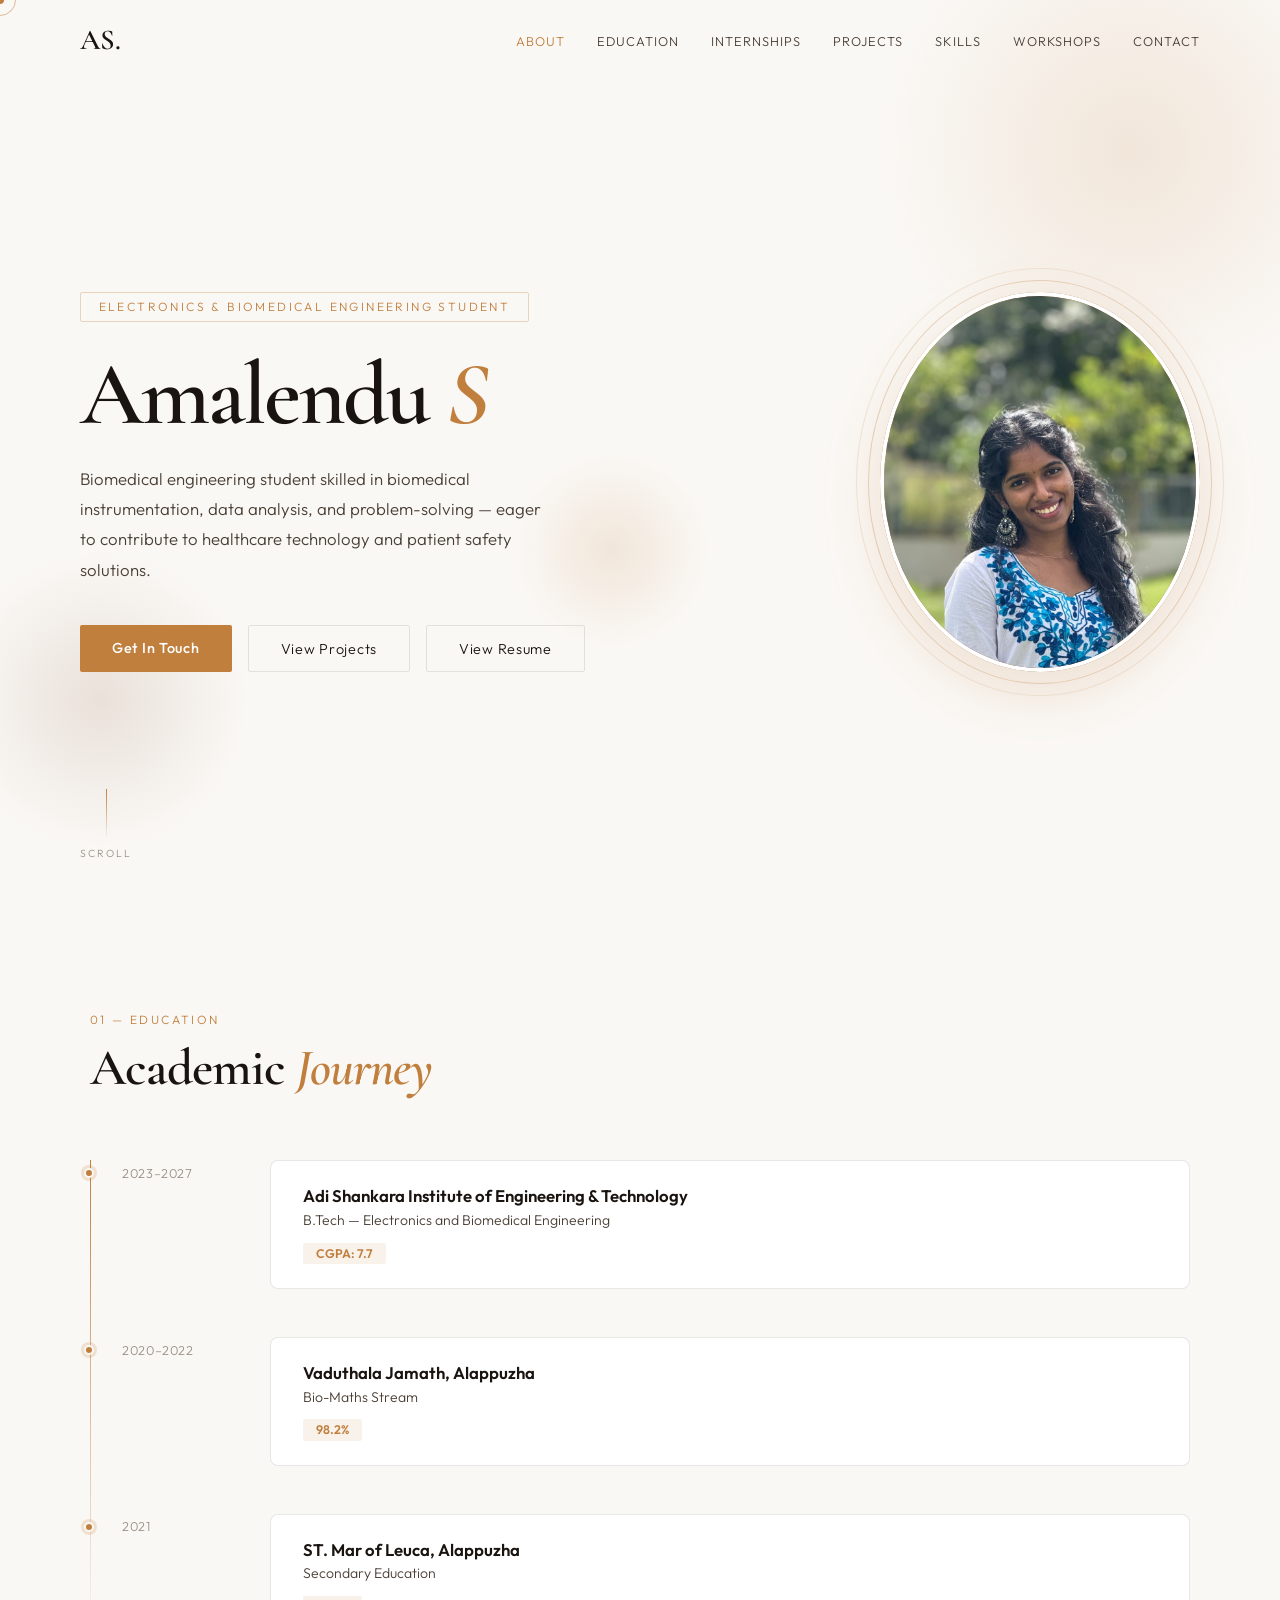
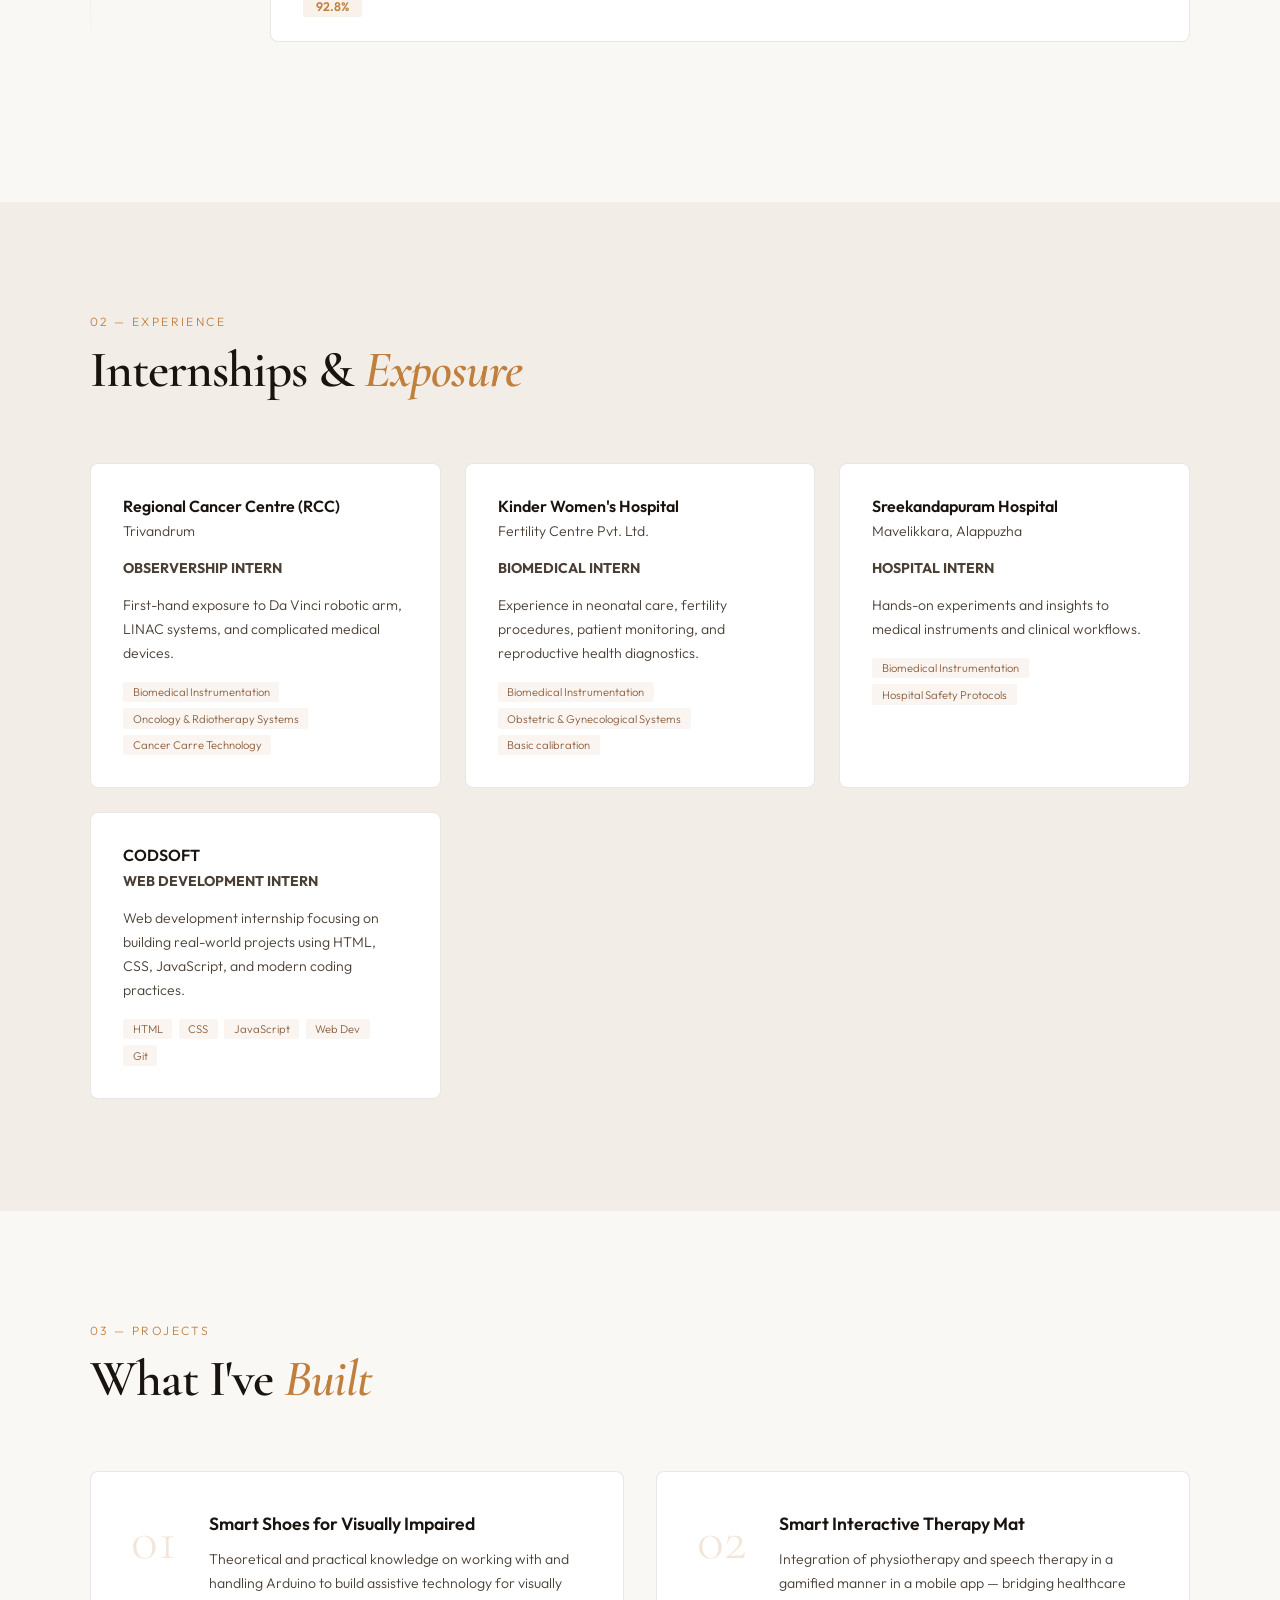
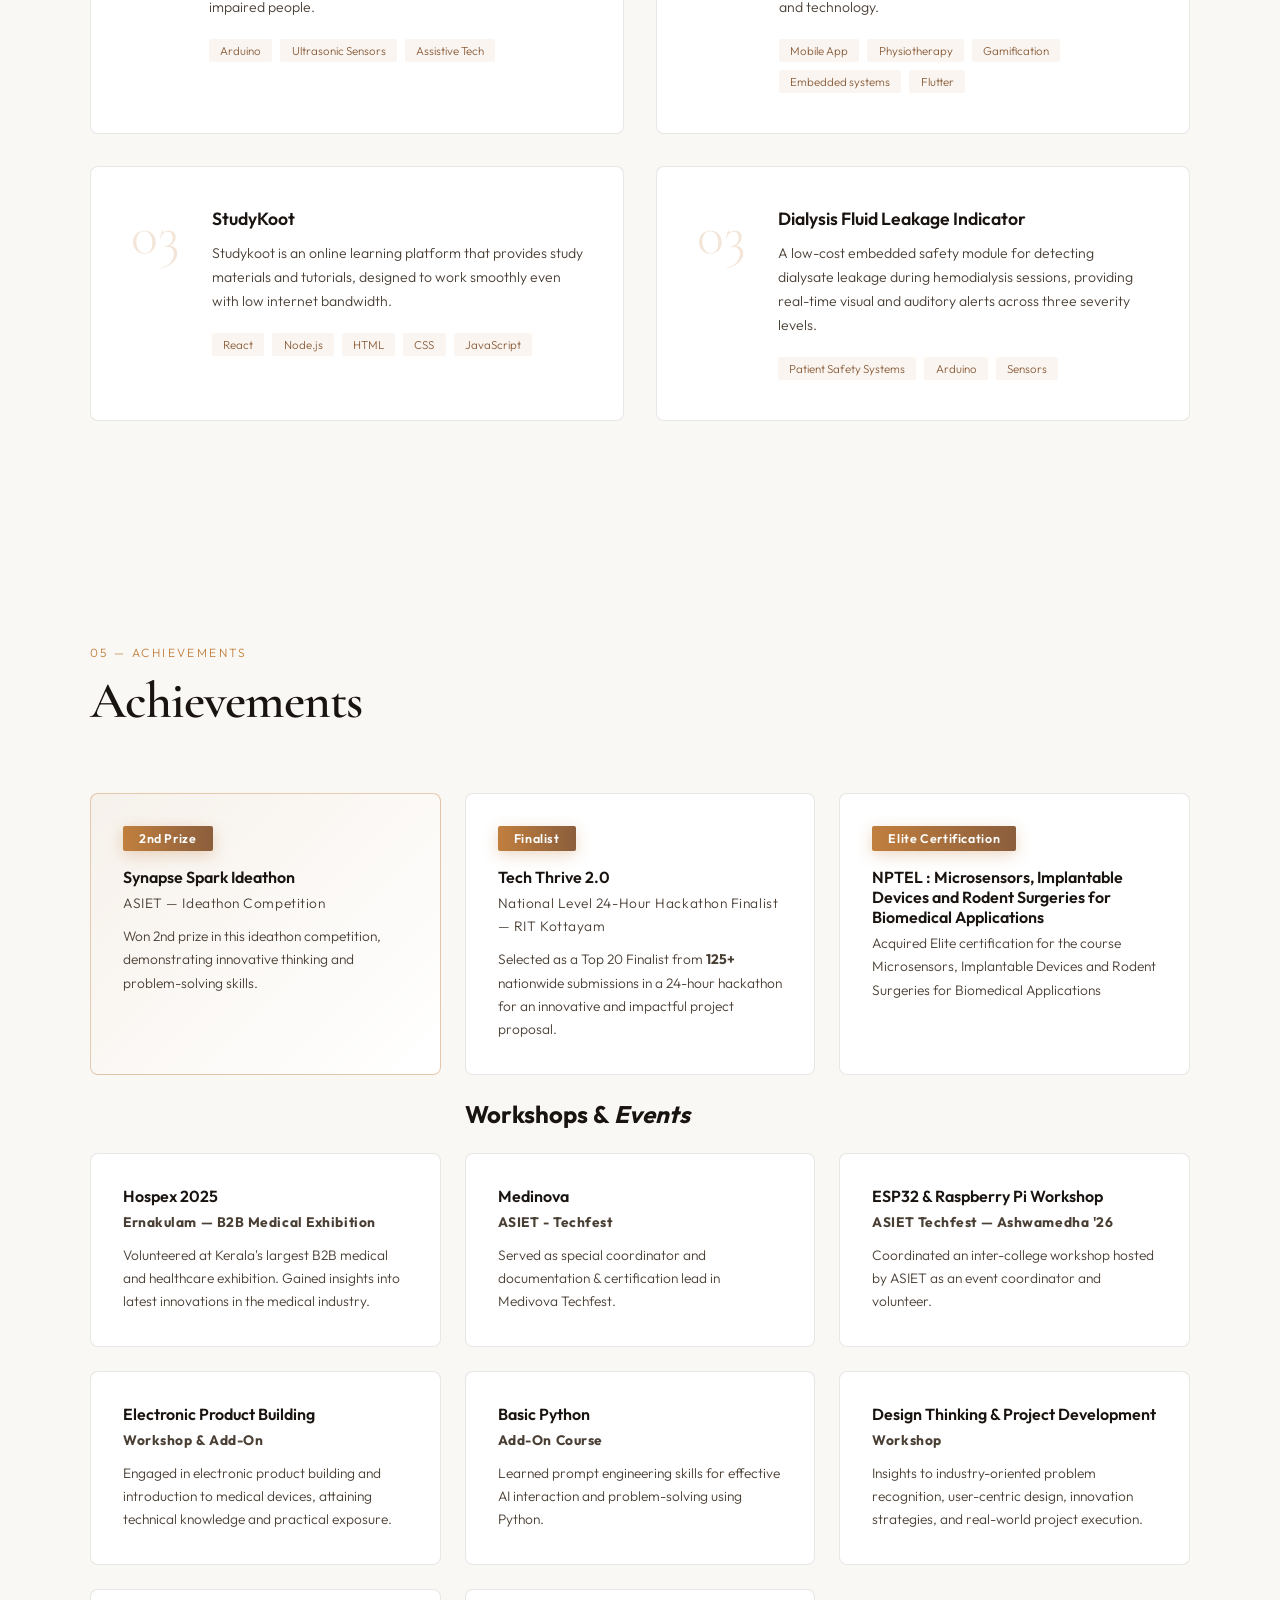
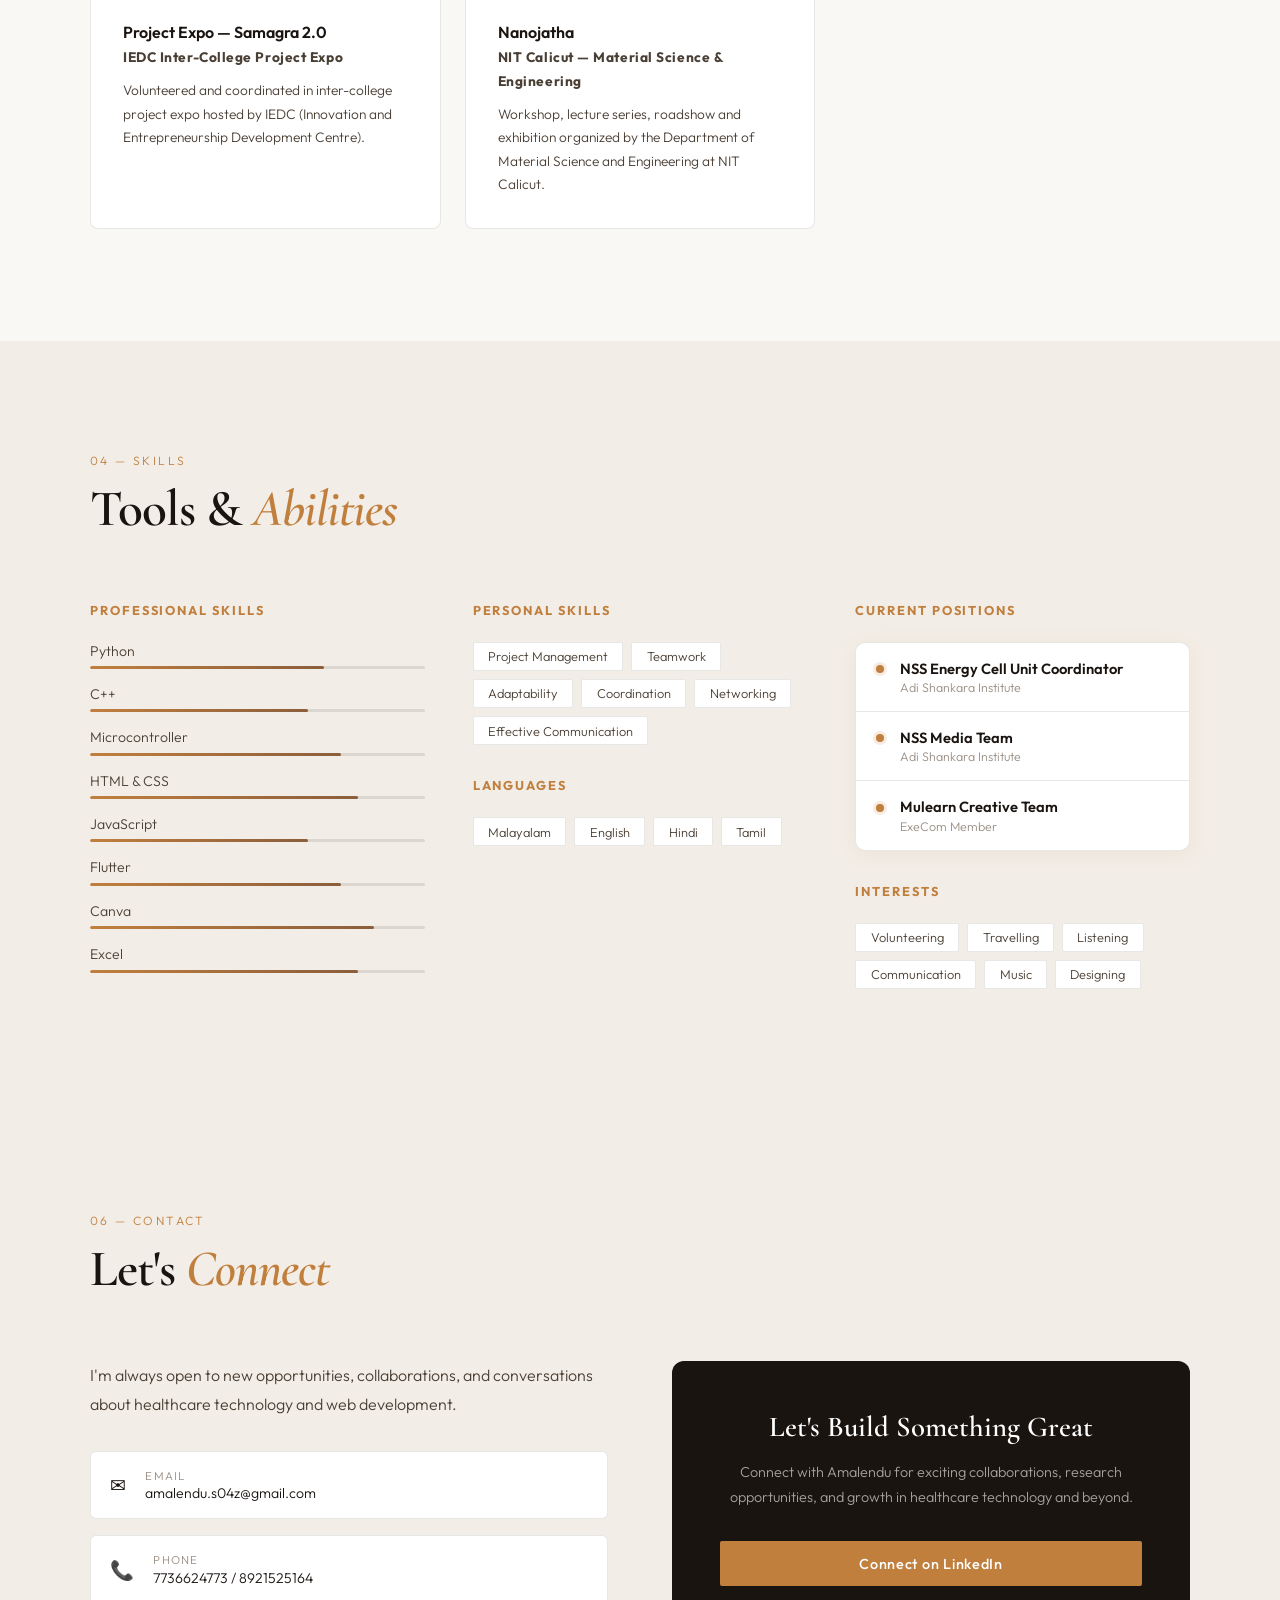
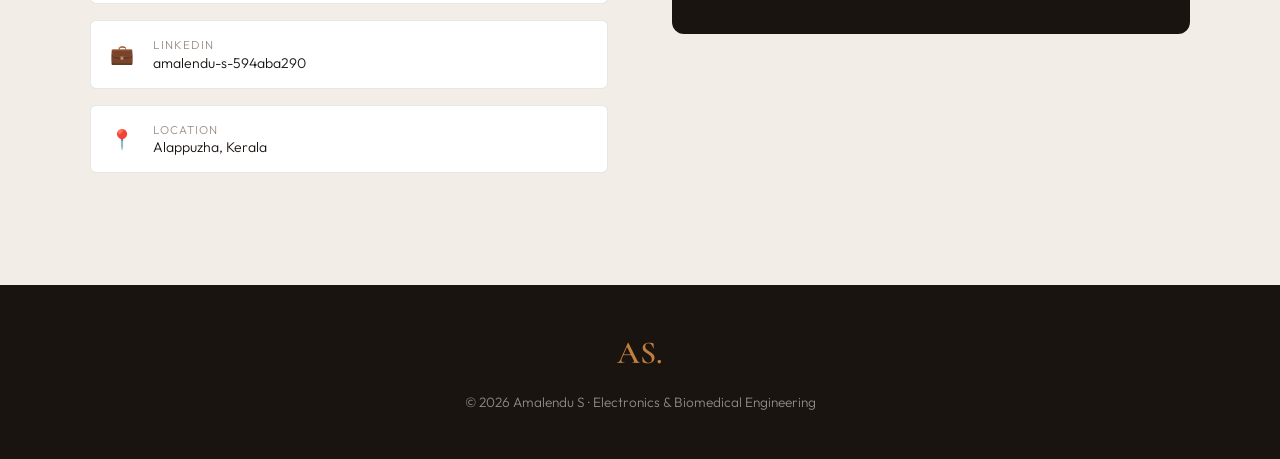
<file: portfolio.html>
<!doctype html>
<html lang="en">
  <head>
    <meta charset="UTF-8" />
    <meta name="viewport" content="width=device-width, initial-scale=1.0" />
    <title>Amalendu S | Portfolio</title>
    <link
      href="https://fonts.googleapis.com/css2?family=Cormorant+Garamond:ital,wght@0,300;0,600;1,300&family=Outfit:wght@300;400;500;600&display=swap"
      rel="stylesheet"
    />
    <link rel="stylesheet" href="portfolio.css" />
  </head>
  <body>
    <div class="cursor" id="cursor"></div>
    <div class="cursor-follower" id="cursor-follower"></div>

    <nav id="nav">
      <div class="nav-logo">AS.</div>
      <ul class="nav-links">
        <li><a href="#about">About</a></li>
        <li><a href="#education">Education</a></li>
        <li><a href="#internships">Internships</a></li>
        <li><a href="#projects">Projects</a></li>
        <li><a href="#skills">Skills</a></li>
        <li><a href="#workshops">Workshops</a></li>
        <li><a href="#contact">Contact</a></li>
      </ul>
      <div class="nav-toggle" id="nav-toggle">
        <span></span><span></span><span></span>
      </div>
    </nav>

    <section class="hero" id="about">
      <div class="hero-bg">
        <div class="hero-circle c1"></div>
        <div class="hero-circle c2"></div>
        <div class="hero-circle c3"></div>
      </div>
      <div class="hero-content">
        <div class="hero-tag reveal">
          Electronics & Biomedical Engineering Student
        </div>
        <h1 class="hero-name reveal">
          <span>Amalendu</span>
          <em>S</em>
        </h1>
        <p class="hero-bio reveal">
          Biomedical engineering student skilled in biomedical instrumentation,
          data analysis, and problem-solving — eager to contribute to healthcare
          technology and patient safety solutions.
        </p>
        <div class="hero-btns reveal">
          <a href="#contact" class="btn-primary">Get In Touch</a>
          <a href="#projects" class="btn-outline">View Projects</a>
          <a href="resume.pdf" target="_blank" class="btn-outline"
            >View Resume</a
          >
        </div>
      </div>
      <div class="hero-image reveal">
        <div class="image-ring"></div>
        <div class="image-ring ring2"></div>
        <img
          src="amalu.jpg"
          alt="Amalendu S"
          onerror="this.style.display = 'none'"
        />
        <div class="image-placeholder">AS</div>
      </div>
      <div class="scroll-hint">
        <div class="scroll-line"></div>
        <span>scroll</span>
      </div>
    </section>

    <section class="section" id="education">
      <div class="section-inner">
        <div class="section-header reveal">
          <span class="section-tag">01 — Education</span>
          <h2>Academic <em>Journey</em></h2>
        </div>
        <div class="timeline">
          <div class="timeline-item reveal">
            <div class="timeline-year">2023–2027</div>
            <div class="timeline-card">
              <h3>Adi Shankara Institute of Engineering & Technology</h3>
              <p class="timeline-sub">
                B.Tech — Electronics and Biomedical Engineering
              </p>
              <div class="timeline-badge">CGPA: 7.7</div>
            </div>
          </div>
          <div class="timeline-item reveal">
            <div class="timeline-year">2020–2022</div>
            <div class="timeline-card">
              <h3>Vaduthala Jamath, Alappuzha</h3>
              <p class="timeline-sub">Bio-Maths Stream</p>
              <div class="timeline-badge">98.2%</div>
            </div>
          </div>
          <div class="timeline-item reveal">
            <div class="timeline-year">2021</div>
            <div class="timeline-card">
              <h3>ST. Mar of Leuca, Alappuzha</h3>
              <p class="timeline-sub">Secondary Education</p>
              <div class="timeline-badge">92.8%</div>
            </div>
          </div>
        </div>
      </div>
    </section>

    <section class="section section-alt" id="internships">
      <div class="section-inner">
        <div class="section-header reveal">
          <span class="section-tag">02 — Experience</span>
          <h2>Internships & <em>Exposure</em></h2>
        </div>
        <div class="cards-grid">
          <div class="card reveal">
            <h3>Regional Cancer Centre (RCC)</h3>
            <p class="card-loc">Trivandrum</p>
            <p class="card-loc"><b>OBSERVERSHIP INTERN</b></p>
            <p>
              First-hand exposure to Da Vinci robotic arm, LINAC systems, and
              complicated medical devices.
            </p>
            <div class="card-tags">
              <span>Biomedical Instrumentation</span>
              <span>Oncology & Rdiotherapy Systems</span>
              <span>Cancer Carre Technology</span>
            </div>
          </div>
          <div class="card reveal">
            <h3>Kinder Women's Hospital</h3>
            <p class="card-loc">Fertility Centre Pvt. Ltd.</p>
            <p class="card-loc"><b>BIOMEDICAL INTERN</b></p>
            <p>
              Experience in neonatal care, fertility procedures, patient
              monitoring, and reproductive health diagnostics.
            </p>
            <div class="card-tags">
              <span>Biomedical Instrumentation</span>
              <span>Obstetric & Gynecological Systems</span>
              <span>Basic calibration</span>
            </div>
          </div>
          <div class="card reveal">
            <h3>Sreekandapuram Hospital</h3>
            <p class="card-loc">Mavelikkara, Alappuzha</p>
            <p class="card-loc"><b>HOSPITAL INTERN</b></p>
            <p>
              Hands-on experiments and insights to medical instruments and
              clinical workflows.
            </p>
            <div class="card-tags">
              <span>Biomedical Instrumentation</span>
              <span>Hospital Safety Protocols</span>
            </div>
          </div>
          <div class="card reveal">
            <h3>CODSOFT</h3>
            <p class="card-loc"><b>WEB DEVELOPMENT INTERN</b></p>
            <p>
              Web development internship focusing on building real-world
              projects using HTML, CSS, JavaScript, and modern coding practices.
            </p>
            <div class="card-tags">
              <span>HTML</span>
              <span>CSS</span>
              <span>JavaScript</span>
              <span>Web Dev</span>
              <span>Git</span>
            </div>
          </div>
        </div>
      </div>
    </section>

    <section class="section" id="projects">
      <div class="section-inner">
        <div class="section-header reveal">
          <span class="section-tag">03 — Projects</span>
          <h2>What I've <em>Built</em></h2>
        </div>
        <div class="projects-grid">
          <div class="project-card reveal">
            <div class="project-number">01</div>
            <div class="project-content">
              <h3>Smart Shoes for Visually Impaired</h3>
              <p>
                Theoretical and practical knowledge on working with and handling
                Arduino to build assistive technology for visually impaired
                people.
              </p>
              <div class="project-tags">
                <span>Arduino</span>
                <span>Ultrasonic Sensors</span>
                <span>Assistive Tech</span>
              </div>
            </div>
          </div>
          <div class="project-card reveal">
            <div class="project-number">02</div>
            <div class="project-content">
              <h3>Smart Interactive Therapy Mat</h3>
              <p>
                Integration of physiotherapy and speech therapy in a gamified
                manner in a mobile app — bridging healthcare and technology.
              </p>
              <div class="project-tags">
                <span>Mobile App</span>
                <span>Physiotherapy</span>
                <span>Gamification</span>
                <span>Embedded systems</span>
                <span>Flutter</span>
              </div>
            </div>
          </div>
          <div class="project-card reveal">
            <div class="project-number">03</div>
            <div class="project-content">
              <h3>StudyKoot</h3>
              <p>
                Studykoot is an online learning platform that provides study materials 
                and tutorials, designed to work smoothly even with low internet bandwidth.
              </p>
              <div class="project-tags">
                <span>React</span>
                <span>Node.js</span>
                <span>HTML</span>
                <span>CSS</span>
                <span>JavaScript</span>
              </div>
            </div>
          </div>
          <div class="project-card reveal">
            <div class="project-number">03</div>
            <div class="project-content">
              <h3>Dialysis Fluid Leakage Indicator</h3>
              <p>
                 A low-cost embedded safety module for detecting dialysate leakage during hemodialysis sessions, providing real-time visual and auditory alerts across three severity levels.
              </p>
              <div class="project-tags">
                <span>Patient Safety Systems</span>
                <span>Arduino</span>
                <span>Sensors</span>
              </div>
            </div>
          </div>
        </div>
      </div>
    </section>

        


  

    <section class="section" id="workshops">
      <div class="section-inner">
        <div class="section-header reveal">
          <span class="section-tag">05 — Achievements</span>
          <h2>Achievements</em></h2>
        </div>
        <div class="workshop-grid">
          <div class="workshop-card achievement reveal">
            <div class="workshop-badge">2nd Prize</div>
            <div class="workshop-content">
              <h3>Synapse Spark Ideathon</h3>
              <p class="workshop-org">ASIET — Ideathon Competition</p>
              <p>
                Won 2nd prize in this ideathon competition, demonstrating
                innovative thinking and problem-solving skills.
              </p>
            </div>
          </div>

          <div class="workshop-card reveal">
            <div class="workshop-badge">Finalist</div>
            <div class="workshop-content">
              <h3>Tech Thrive 2.0</h3>
              <p class="workshop-org">National Level 24-Hour Hackathon Finalist— RIT Kottayam</p>
              <p>
                Selected as a Top 20 Finalist from <b>125+</b> nationwide submissions in 
                a 24-hour hackathon for an innovative and impactful project proposal.
              </p>
            </div>
          </div>

          <div class="workshop-card reveal">
            <div class="workshop-badge">Elite Certification</div>
            <div class="workshop-content">
              <h3>NPTEL : Microsensors, Implantable Devices and Rodent Surgeries for Biomedical Applications</h3>
              <p>
               Acquired Elite certification for the course Microsensors, Implantable Devices and Rodent Surgeries for Biomedical Applications
              </p>
            </div>
          </div>
<p>
    <h2>Workshops & <em>Events</em></h2>
 </p>
          

          <div class="workshop-card reveal">
            <div class="workshop-content">
              <h3>Hospex 2025</h3>
              <p class="workshop-org"><b>Ernakulam — B2B Medical Exhibition</b></p>
              <p>
                Volunteered at Kerala's largest B2B medical and healthcare
                exhibition. Gained insights into latest innovations in the
                medical industry.
              </p>
            </div>
          </div>

          <div class="workshop-card reveal">
            <div class="workshop-content">
              <h3>Medinova</h3>
              <p class="workshop-org"><b>ASIET - Techfest</b></p>
              <p>
                Served as special coordinator and documentation & certification lead in Medivova Techfest.
              </p>
            </div>
          </div>
          
          <div class="workshop-card reveal">
            <div class="workshop-content">
              <h3>ESP32 & Raspberry Pi Workshop</h3>
              <p class="workshop-org"><b>ASIET Techfest — Ashwamedha '26</b></p>
              <p>
                Coordinated an inter-college workshop hosted by ASIET as an
                event coordinator and volunteer.
              </p>
            </div>
          </div>

          <div class="workshop-card reveal">
            <div class="workshop-content">
              <h3>Electronic Product Building</h3>
              <p class="workshop-org"><b>Workshop & Add-On</b></p>
              <p>
                Engaged in electronic product building and introduction to
                medical devices, attaining technical knowledge and practical
                exposure.
              </p>
            </div>
          </div>

          <div class="workshop-card reveal">
            <div class="workshop-content">
              <h3>Basic Python</h3>
              <p class="workshop-org"><b>Add-On Course</b></p>
              <p>
                Learned prompt engineering skills for effective AI interaction
                and problem-solving using Python.
              </p>
            </div>
          </div>

          <div class="workshop-card reveal">
            <div class="workshop-content">
              <h3>Design Thinking & Project Development</h3>
              <p class="workshop-org"><b>Workshop</b></p>
              <p>
                Insights to industry-oriented problem recognition, user-centric
                design, innovation strategies, and real-world project execution.
              </p>
            </div>
          </div>

          <div class="workshop-card reveal">
            <div class="workshop-content">
              <h3>Project Expo — Samagra 2.0</h3>
              <p class="workshop-org"><b>IEDC Inter-College Project Expo</b></p>
              <p>
                Volunteered and coordinated in inter-college project expo hosted
                by IEDC (Innovation and Entrepreneurship Development Centre).
              </p>
            </div>
          </div>
          <div class="workshop-card reveal">
            <div class="workshop-content">
              <h3>Nanojatha</h3>
              <p class="workshop-org"><b>NIT Calicut — Material Science & Engineering</b></p>
              <p>
                Workshop, lecture series, roadshow and exhibition organized by
                the Department of Material Science and Engineering at NIT
                Calicut.
              </p>
            </div>
          </div>
        </div>
      </div>
    </section>


      <section class="section section-alt" id="skills">
      <div class="section-inner">
        <div class="section-header reveal">
          <span class="section-tag">04 — Skills</span>
          <h2>Tools & <em>Abilities</em></h2>
        </div>
        <div class="skills-layout">
          <div class="skills-col reveal">
            <h4>Professional Skills</h4>
            <div class="skill-items">
              <div class="skill-item">
                <span>Python</span>
                <div class="skill-bar">
                  <div class="skill-fill" style="--w: 70%"></div>
                </div>
              </div>
              <div class="skill-item">
                <span>C++</span>
                <div class="skill-bar">
                  <div class="skill-fill" style="--w: 65%"></div>
                </div>
              </div>
              <div class="skill-item">
                <span>Microcontroller</span>
                <div class="skill-bar">
                  <div class="skill-fill" style="--w: 75%"></div>
                </div>
              </div>
              <div class="skill-item">
                <span>HTML & CSS</span>
                <div class="skill-bar">
                  <div class="skill-fill" style="--w: 80%"></div>
                </div>
              </div>
              <div class="skill-item">
                <span>JavaScript</span>
                <div class="skill-bar">
                  <div class="skill-fill" style="--w: 65%"></div>
                </div>
              </div>
              <div class="skill-item">
                <span>Flutter</span>
                <div class="skill-bar">
                  <div class="skill-fill" style="--w: 75%"></div>
                </div>
              </div>
              <div class="skill-item">
                <span>Canva</span>
                <div class="skill-bar">
                  <div class="skill-fill" style="--w: 85%"></div>
                </div>
              </div>
              <div class="skill-item">
                <span>Excel</span>
                <div class="skill-bar">
                  <div class="skill-fill" style="--w: 80%"></div>
                </div>
              </div>
            </div>
          </div>
          <div class="skills-col reveal">
            <h4>Personal Skills</h4>
            <div class="skill-tags">
              <span>Project Management</span>
              <span>Teamwork</span>
              <span>Adaptability</span>
              <span>Coordination</span>
              <span>Networking</span>
              <span>Effective Communication</span>
            </div>
            <h4 style="margin-top: 2rem">Languages</h4>
            <div class="skill-tags">
              <span>Malayalam</span>
              <span>English</span>
              <span>Hindi</span>
              <span>Tamil</span>
            </div>
          </div>
          <div class="skills-col reveal">
            <h4>Current Positions</h4>
            <div class="positions-list">
              <div class="position-item">
                <div class="position-dot"></div>
                <div class="position-text">
                  <strong>NSS Energy Cell Unit Coordinator</strong>
                  <p>Adi Shankara Institute</p>
                </div>
              </div>
              <div class="position-item">
                <div class="position-dot"></div>
                <div class="position-text">
                  <strong>NSS Media Team</strong>
                  <p>Adi Shankara Institute</p>
                </div>
              </div>
              <div class="position-item">
                <div class="position-dot"></div>
                <div class="position-text">
                  <strong>Mulearn Creative Team</strong>
                  <p>ExeCom Member</p>
                </div>
              </div>
            </div>
            <h4 style="margin-top: 2rem">Interests</h4>
            <div class="skill-tags">
              <span>Volunteering</span>
              <span>Travelling</span>
              <span>Listening</span>
              <span>Communication</span>
              <span>Music</span>
              <span>Designing</span>
            </div>
          </div>
        </div>
      </div>
    </section>

    <section class="section section-alt" id="contact">
      <div class="section-inner">
        <div class="section-header reveal">
          <span class="section-tag">06 — Contact</span>
          <h2>Let's <em>Connect</em></h2>
        </div>
        <div class="contact-grid">
          <div class="contact-info reveal">
            <p class="contact-intro">
              I'm always open to new opportunities, collaborations, and
              conversations about healthcare technology and web development.
            </p>
            <div class="contact-items">
              <a href="mailto:amalendu.s04z@gmail.com" class="contact-item">
                <div class="contact-icon">✉</div>
                <div>
                  <span class="contact-label">Email</span>
                  <span class="contact-value">amalendu.s04z@gmail.com</span>
                </div>
              </a>
              <a href="tel:7736624773" class="contact-item">
                <div class="contact-icon">📞</div>
                <div>
                  <span class="contact-label">Phone</span>
                  <span class="contact-value">7736624773 / 8921525164</span>
                </div>
              </a>
              <a
                href="https://www.linkedin.com/in/amalendu-s-594aba290"
                target="_blank"
                class="contact-item"
              >
                <div class="contact-icon">💼</div>
                <div>
                  <span class="contact-label">LinkedIn</span>
                  <span class="contact-value">amalendu-s-594aba290</span>
                </div>
              </a>
              <div class="contact-item">
                <div class="contact-icon">📍</div>
                <div>
                  <span class="contact-label">Location</span>
                  <span class="contact-value">Alappuzha, Kerala</span>
                </div>
              </div>
            </div>
          </div>
          <div class="contact-cta reveal">
            <div class="cta-box">
              <h3>Let's Build Something Great</h3>
              <p>
                Connect with Amalendu for exciting collaborations, research
                opportunities, and growth in healthcare technology and beyond.
              </p>
              <a
                href="https://www.linkedin.com/in/amalendu-s-594aba290"
                target="_blank"
                class="btn-primary cta-btn"
                >Connect on LinkedIn</a
              >
            </div>
          </div>
        </div>
      </div>
    </section>

    <footer>
      <div class="footer-inner">
        <div class="footer-logo">AS.</div>
        <p>© 2026 Amalendu S · Electronics & Biomedical Engineering</p>
      </div>
    </footer>

    <script src="portfolio.js"></script>
  </body>
</html>
</file>
<file: portfolio.css>
*,
*::before,
*::after {
  margin: 0;
  padding: 0;
  box-sizing: border-box;
}

:root {
  --bg: #faf8f5;
  --bg-alt: #f2ede6;
  --dark: #1a1410;
  --mid: #4a3f35;
  --muted: #9a8f85;
  --accent: #c17f3e;
  --accent2: #8b5e3c;
  --border: rgba(26, 20, 16, 0.1);
  --white: #ffffff;
}

html {
  scroll-behavior: smooth;
}

body {
  background: var(--bg);
  color: var(--dark);
  font-family: "Outfit", sans-serif;
  font-weight: 300;
  overflow-x: hidden;
  cursor: none;
}

.cursor {
  width: 8px;
  height: 8px;
  background: var(--accent);
  border-radius: 50%;
  position: fixed;
  pointer-events: none;
  z-index: 9999;
  transform: translate(-50%, -50%);
  transition: transform 0.1s;
}

.cursor-follower {
  width: 32px;
  height: 32px;
  border: 1px solid var(--accent);
  border-radius: 50%;
  position: fixed;
  pointer-events: none;
  z-index: 9998;
  transform: translate(-50%, -50%);
  transition: all 0.15s ease;
  opacity: 0.5;
}

nav {
  position: fixed;
  top: 0;
  left: 0;
  right: 0;
  z-index: 100;
  display: flex;
  align-items: center;
  justify-content: space-between;
  padding: 1.4rem 5rem;
  transition:
    background 0.4s,
    box-shadow 0.4s;
}

nav.scrolled {
  background: rgba(250, 248, 245, 0.92);
  backdrop-filter: blur(16px);
  box-shadow: 0 1px 0 var(--border);
}

.nav-logo {
  font-family: "Cormorant Garamond", serif;
  font-size: 1.8rem;
  font-weight: 600;
  color: var(--dark);
}

.nav-links {
  list-style: none;
  display: flex;
  gap: 2rem;
}

.nav-links a {
  text-decoration: none;
  color: var(--mid);
  font-size: 0.8rem;
  letter-spacing: 0.08em;
  text-transform: uppercase;
  position: relative;
  transition: color 0.3s;
}

.nav-links a::after {
  content: "";
  position: absolute;
  bottom: -3px;
  left: 0;
  width: 0;
  height: 1px;
  background: var(--accent);
  transition: width 0.3s ease;
}

.nav-links a:hover {
  color: var(--accent);
}
.nav-links a:hover::after {
  width: 100%;
}

.nav-toggle {
  display: none;
  flex-direction: column;
  gap: 5px;
  cursor: pointer;
}
.nav-toggle span {
  width: 24px;
  height: 1.5px;
  background: var(--dark);
  display: block;
  transition: all 0.3s;
}

.hero {
  min-height: 100vh;
  display: flex;
  align-items: center;
  padding: 8rem 5rem 4rem;
  position: relative;
  overflow: hidden;
  gap: 4rem;
}

.hero-bg {
  position: absolute;
  inset: 0;
  pointer-events: none;
}
.hero-circle {
  position: absolute;
  border-radius: 50%;
  opacity: 0.15;
}

.c1 {
  width: 500px;
  height: 500px;
  background: radial-gradient(circle, var(--accent) 0%, transparent 70%);
  top: -100px;
  right: -100px;
  animation: floatA 8s ease-in-out infinite;
}

.c2 {
  width: 300px;
  height: 300px;
  background: radial-gradient(circle, var(--accent2) 0%, transparent 70%);
  bottom: 50px;
  left: -50px;
  animation: floatB 10s ease-in-out infinite;
}

.c3 {
  width: 200px;
  height: 200px;
  background: radial-gradient(circle, var(--accent) 0%, transparent 70%);
  top: 50%;
  left: 40%;
  animation: floatA 12s ease-in-out infinite reverse;
}

.hero-content {
  flex: 1;
  z-index: 1;
}

.hero-tag {
  display: inline-block;
  font-size: 0.75rem;
  letter-spacing: 0.2em;
  text-transform: uppercase;
  color: var(--accent);
  border: 1px solid rgba(193, 127, 62, 0.3);
  padding: 0.4rem 1.1rem;
  border-radius: 2px;
  margin-bottom: 1.8rem;
}

.hero-name {
  font-family: "Cormorant Garamond", serif;
  font-size: clamp(3.5rem, 7vw, 6.5rem);
  font-weight: 600;
  line-height: 1;
  letter-spacing: -0.03em;
  margin-bottom: 1.5rem;
}

.hero-name em {
  font-style: italic;
  color: var(--accent);
}

.hero-bio {
  font-size: 1.05rem;
  color: var(--mid);
  line-height: 1.8;
  max-width: 480px;
  margin-bottom: 2.5rem;
}

.hero-btns {
  display: flex;
  gap: 1rem;
  flex-wrap: wrap;
}

.btn-primary {
  background: var(--accent);
  color: var(--white);
  text-decoration: none;
  padding: 0.85rem 2rem;
  border-radius: 2px;
  font-size: 0.9rem;
  font-weight: 500;
  letter-spacing: 0.05em;
  transition:
    transform 0.2s,
    background 0.2s;
  display: inline-block;
}

.btn-primary:hover {
  background: var(--accent2);
  transform: translateY(-2px);
}

.btn-outline {
  border: 1px solid var(--border);
  color: var(--dark);
  text-decoration: none;
  padding: 0.85rem 2rem;
  border-radius: 2px;
  font-size: 0.9rem;
  letter-spacing: 0.05em;
  transition:
    border-color 0.2s,
    transform 0.2s,
    color 0.2s;
  display: inline-block;
}

.btn-outline:hover {
  border-color: var(--accent);
  color: var(--accent);
  transform: translateY(-2px);
}

.cta-btn {
  width: 100%;
  text-align: center;
}

.hero-image {
  flex: 0 0 320px;
  height: 380px;
  position: relative;
  z-index: 1;
}

.image-ring {
  position: absolute;
  inset: -12px;
  border-radius: 50%;
  border: 1px solid rgba(193, 127, 62, 0.3);
  animation: spin 20s linear infinite;
}

.ring2 {
  inset: -24px;
  border-color: rgba(193, 127, 62, 0.15);
  animation: spin 30s linear infinite reverse;
}

.hero-image img {
  width: 100%;
  height: 100%;
  object-fit: cover;
  border-radius: 50%;
  position: relative;
  z-index: 1;
  border: 4px solid var(--white);
  box-shadow: 0 20px 60px rgba(193, 127, 62, 0.2);
}

.image-placeholder {
  position: absolute;
  inset: 0;
  border-radius: 50%;
  background: linear-gradient(135deg, var(--accent), var(--accent2));
  display: flex;
  align-items: center;
  justify-content: center;
  font-family: "Cormorant Garamond", serif;
  font-size: 4rem;
  font-weight: 600;
  color: white;
  z-index: 0;
}

.scroll-hint {
  position: absolute;
  bottom: 2.5rem;
  left: 5rem;
  display: flex;
  flex-direction: column;
  align-items: center;
  gap: 0.5rem;
  animation: fadeIn 1s 1.5s both;
}

.scroll-line {
  width: 1px;
  height: 50px;
  background: linear-gradient(180deg, var(--accent), transparent);
  animation: scrollDown 2s ease-in-out infinite;
}

.scroll-hint span {
  font-size: 0.65rem;
  letter-spacing: 0.2em;
  text-transform: uppercase;
  color: var(--muted);
}

.section {
  padding: 7rem 5rem;
}
.section-alt {
  background: var(--bg-alt);
}
.section-inner {
  max-width: 1100px;
  margin: 0 auto;
}
.section-header {
  margin-bottom: 4rem;
}

.section-tag {
  font-size: 0.75rem;
  letter-spacing: 0.2em;
  text-transform: uppercase;
  color: var(--accent);
  display: block;
  margin-bottom: 0.8rem;
}

.section-header h2 {
  font-family: "Cormorant Garamond", serif;
  font-size: clamp(2.2rem, 4vw, 3.2rem);
  font-weight: 600;
  line-height: 1.1;
  letter-spacing: -0.02em;
}

.section-header h2 em {
  font-style: italic;
  color: var(--accent);
}

/* ── TIMELINE ── */
.timeline {
  position: relative;
  padding-left: 2rem;
}

.timeline::before {
  content: "";
  position: absolute;
  left: 0;
  top: 0;
  bottom: 0;
  width: 1px;
  background: linear-gradient(180deg, var(--accent), transparent);
}

.timeline-item {
  display: flex;
  gap: 3rem;
  margin-bottom: 3rem;
  position: relative;
}

.timeline-item::before {
  content: "";
  position: absolute;
  left: -2.35rem;
  top: 0.5rem;
  width: 10px;
  height: 10px;
  border-radius: 50%;
  background: var(--accent);
  border: 2px solid var(--bg);
  box-shadow: 0 0 0 3px rgba(193, 127, 62, 0.2);
}

.timeline-year {
  flex: 0 0 100px;
  font-size: 0.8rem;
  color: var(--muted);
  letter-spacing: 0.05em;
  padding-top: 0.3rem;
}

.timeline-card {
  flex: 1;
  background: var(--white);
  border: 1px solid var(--border);
  border-radius: 8px;
  padding: 1.5rem 2rem;
  transition:
    transform 0.3s,
    box-shadow 0.3s;
}

.timeline-card:hover {
  transform: translateX(6px);
  box-shadow: 0 8px 30px rgba(193, 127, 62, 0.1);
}
.timeline-card h3 {
  font-size: 1.05rem;
  font-weight: 600;
  margin-bottom: 0.3rem;
}
.timeline-sub {
  font-size: 0.88rem;
  color: var(--mid);
  margin-bottom: 0.8rem;
}

.timeline-badge {
  display: inline-block;
  background: rgba(193, 127, 62, 0.1);
  color: var(--accent);
  font-size: 0.78rem;
  font-weight: 600;
  padding: 0.2rem 0.8rem;
  border-radius: 2px;
}

/* ── INTERNSHIP CARDS ── */
.cards-grid {
  display: grid;
  grid-template-columns: repeat(3, 1fr);
  gap: 1.5rem;
}

.card {
  background: var(--white);
  border: 1px solid var(--border);
  border-radius: 8px;
  padding: 2rem;
  transition:
    transform 0.3s,
    box-shadow 0.3s;
  position: relative;
  overflow: hidden;
}

.card::before {
  content: "";
  position: absolute;
  bottom: 0;
  left: 0;
  right: 0;
  height: 3px;
  background: linear-gradient(90deg, var(--accent), var(--accent2));
  transform: scaleX(0);
  transform-origin: left;
  transition: transform 0.4s ease;
}

.card:hover {
  transform: translateY(-6px);
  box-shadow: 0 16px 40px rgba(193, 127, 62, 0.12);
}
.card:hover::before {
  transform: scaleX(1);
}

.card h3 {
  font-size: 1rem;
  font-weight: 600;
  margin-bottom: 0.3rem;
}
.card-loc {
  font-size: 0.8rem;
  color: var(--accent);
  margin-bottom: 0.8rem;
}
.card p {
  font-size: 0.88rem;
  color: var(--mid);
  line-height: 1.7;
}

.card-tags {
  display: flex;
  flex-wrap: wrap;
  gap: 0.4rem;
  margin-top: 1rem;
}
.card-tags span {
  font-size: 0.7rem;
  background: rgba(193, 127, 62, 0.08);
  color: var(--accent2);
  padding: 0.2rem 0.6rem;
  border-radius: 2px;
}

/* ── PROJECTS ── */
.projects-grid {
  display: grid;
  grid-template-columns: repeat(2, 1fr);
  gap: 2rem;
}

.project-card {
  border: 1px solid var(--border);
  border-radius: 8px;
  padding: 2.5rem;
  background: var(--white);
  display: flex;
  gap: 2rem;
  transition:
    transform 0.3s,
    box-shadow 0.3s;
  position: relative;
  overflow: hidden;
}

.project-card::after {
  content: "";
  position: absolute;
  top: 0;
  left: 0;
  right: 0;
  height: 2px;
  background: linear-gradient(90deg, var(--accent), var(--accent2));
  transform: scaleX(0);
  transform-origin: left;
  transition: transform 0.4s;
}

.project-card:hover {
  transform: translateY(-4px);
  box-shadow: 0 16px 40px rgba(193, 127, 62, 0.1);
}
.project-card:hover::after {
  transform: scaleX(1);
}

.project-number {
  font-family: "Cormorant Garamond", serif;
  font-size: 3.5rem;
  font-weight: 300;
  color: rgba(193, 127, 62, 0.2);
  line-height: 1;
  flex-shrink: 0;
}

.project-content h3 {
  font-size: 1.1rem;
  font-weight: 600;
  margin-bottom: 0.8rem;
}
.project-content p {
  font-size: 0.88rem;
  color: var(--mid);
  line-height: 1.7;
  margin-bottom: 1.2rem;
}

.project-tags {
  display: flex;
  gap: 0.5rem;
  flex-wrap: wrap;
}
.project-tags span {
  font-size: 0.72rem;
  background: rgba(193, 127, 62, 0.08);
  color: var(--accent2);
  padding: 0.25rem 0.7rem;
  border-radius: 2px;
}

/* ── SKILLS ── */
.skills-layout {
  display: grid;
  grid-template-columns: repeat(3, 1fr);
  gap: 3rem;
}

.skills-col h4 {
  font-size: 0.8rem;
  letter-spacing: 0.15em;
  text-transform: uppercase;
  color: var(--accent);
  margin-bottom: 1.5rem;
}

.skill-item {
  margin-bottom: 1rem;
}
.skill-item span {
  font-size: 0.88rem;
  color: var(--mid);
  display: block;
  margin-bottom: 0.4rem;
}
.skill-bar {
  height: 3px;
  background: var(--border);
  border-radius: 2px;
  overflow: hidden;
}

.skill-fill {
  height: 100%;
  width: 0;
  background: linear-gradient(90deg, var(--accent), var(--accent2));
  border-radius: 2px;
  transition: width 1.2s cubic-bezier(0.16, 1, 0.3, 1);
}

.skill-fill.animated {
  width: var(--w);
}

.skill-tags {
  display: flex;
  flex-wrap: wrap;
  gap: 0.5rem;
}
.skill-tags span {
  font-size: 0.8rem;
  background: var(--white);
  border: 1px solid var(--border);
  color: var(--mid);
  padding: 0.35rem 0.9rem;
  border-radius: 2px;
  transition:
    border-color 0.2s,
    color 0.2s;
}
.skill-tags span:hover {
  border-color: var(--accent);
  color: var(--accent);
}

/* ── CURRENT POSITIONS ── */
.positions-list {
  display: flex;
  flex-direction: column;
  gap: 0;
  background: var(--white);
  border: 1px solid var(--border);
  border-radius: 10px;
  overflow: hidden;
  box-shadow: 0 4px 20px rgba(193, 127, 62, 0.07);
}

.position-item {
  display: flex;
  align-items: flex-start;
  gap: 1rem;
  padding: 1rem 1.2rem;
  border-bottom: 1px solid var(--border);
  transition: background 0.2s;
}

.position-item:last-child {
  border-bottom: none;
}
.position-item:hover {
  background: rgba(193, 127, 62, 0.04);
}

.position-dot {
  width: 8px;
  height: 8px;
  border-radius: 50%;
  background: var(--accent);
  flex-shrink: 0;
  margin-top: 0.4rem;
  box-shadow: 0 0 0 3px rgba(193, 127, 62, 0.15);
}

.position-text strong {
  font-size: 0.92rem;
  font-weight: 600;
  display: block;
  color: var(--dark);
}

.position-text p {
  font-size: 0.78rem;
  color: var(--muted);
  margin-top: 0.15rem;
}

/* ── WORKSHOPS ── */
.workshop-grid {
  display: grid;
  grid-template-columns: repeat(3, 1fr);
  gap: 1.5rem;
}

.workshop-card {
  background: var(--white);
  border: 1px solid var(--border);
  border-radius: 8px;
  padding: 2rem;
  transition:
    transform 0.3s,
    box-shadow 0.3s;
  position: relative;
  overflow: hidden;
  display: flex;
  flex-direction: column;
  gap: 1rem;
}

.workshop-card::before {
  content: "";
  position: absolute;
  top: 0;
  left: 0;
  right: 0;
  height: 2px;
  background: linear-gradient(90deg, var(--accent), var(--accent2));
  transform: scaleX(0);
  transform-origin: left;
  transition: transform 0.4s ease;
}

.workshop-card:hover {
  transform: translateY(-5px);
  box-shadow: 0 16px 40px rgba(193, 127, 62, 0.12);
}
.workshop-card:hover::before {
  transform: scaleX(1);
}

.workshop-card.achievement {
  border-color: rgba(193, 127, 62, 0.4);
  background: linear-gradient(135deg, rgba(193, 127, 62, 0.05), var(--white));
}

.workshop-badge {
  display: inline-block;
  background: linear-gradient(90deg, var(--accent), var(--accent2));
  color: white;
  font-size: 0.78rem;
  font-weight: 600;
  padding: 0.3rem 1rem;
  border-radius: 2px;
  letter-spacing: 0.05em;
  align-self: flex-start;
  box-shadow: 0 4px 15px rgba(193, 127, 62, 0.3);
}

.workshop-content h3 {
  font-size: 1rem;
  font-weight: 600;
  margin-bottom: 0.3rem;
  color: var(--dark);
}

.workshop-org {
  font-size: 0.78rem;
  color: var(--accent);
  letter-spacing: 0.04em;
  margin-bottom: 0.6rem;
}

.workshop-content p {
  font-size: 0.86rem;
  color: var(--mid);
  line-height: 1.7;
}

/* ── CONTACT ── */
.contact-grid {
  display: grid;
  grid-template-columns: 1fr 1fr;
  gap: 4rem;
  align-items: start;
}
.contact-intro {
  font-size: 1rem;
  color: var(--mid);
  line-height: 1.8;
  margin-bottom: 2rem;
}
.contact-items {
  display: flex;
  flex-direction: column;
  gap: 1rem;
}

.contact-item {
  display: flex;
  align-items: center;
  gap: 1.2rem;
  padding: 1rem 1.2rem;
  border: 1px solid var(--border);
  border-radius: 6px;
  text-decoration: none;
  color: var(--dark);
  transition:
    border-color 0.2s,
    transform 0.2s;
  background: var(--white);
}

.contact-item:hover {
  border-color: var(--accent);
  transform: translateX(4px);
}
.contact-icon {
  font-size: 1.2rem;
}
.contact-label {
  font-size: 0.72rem;
  letter-spacing: 0.1em;
  text-transform: uppercase;
  color: var(--muted);
  display: block;
}
.contact-value {
  font-size: 0.88rem;
  color: var(--dark);
  display: block;
  margin-top: 0.1rem;
}

.cta-box {
  background: var(--dark);
  color: var(--white);
  border-radius: 12px;
  padding: 3rem;
  text-align: center;
}

.cta-box h3 {
  font-family: "Cormorant Garamond", serif;
  font-size: 1.8rem;
  margin-bottom: 1rem;
  font-weight: 600;
}

.cta-box p {
  font-size: 0.9rem;
  color: rgba(255, 255, 255, 0.6);
  line-height: 1.7;
  margin-bottom: 2rem;
}

/* ── FOOTER ── */
footer {
  background: var(--dark);
  color: rgba(255, 255, 255, 0.5);
  padding: 3rem 5rem;
  text-align: center;
}

.footer-inner {
  display: flex;
  flex-direction: column;
  align-items: center;
  gap: 0.8rem;
}

.footer-logo {
  font-family: "Cormorant Garamond", serif;
  font-size: 2rem;
  color: var(--accent);
  font-weight: 600;
  margin-bottom: 0.5rem;
}

footer p {
  font-size: 0.85rem;
}
.footer-sub {
  font-size: 0.75rem;
  opacity: 0.5;
}

/* ── REVEAL ── */
.reveal {
  opacity: 0;
  transform: translateY(30px);
  transition:
    opacity 0.8s ease,
    transform 0.8s ease;
}
.reveal.visible {
  opacity: 1;
  transform: translateY(0);
}

.cards-grid .card:nth-child(2) {
  transition-delay: 0.1s;
}
.cards-grid .card:nth-child(3) {
  transition-delay: 0.2s;
}
.cards-grid .card:nth-child(4) {
  transition-delay: 0.3s;
}
.timeline-item:nth-child(2) {
  transition-delay: 0.1s;
}
.timeline-item:nth-child(3) {
  transition-delay: 0.2s;
}
.projects-grid .project-card:nth-child(2) {
  transition-delay: 0.15s;
}
.skills-col:nth-child(2) {
  transition-delay: 0.1s;
}
.skills-col:nth-child(3) {
  transition-delay: 0.2s;
}
.workshop-grid .workshop-card:nth-child(2) {
  transition-delay: 0.1s;
}
.workshop-grid .workshop-card:nth-child(3) {
  transition-delay: 0.2s;
}
.workshop-grid .workshop-card:nth-child(4) {
  transition-delay: 0.1s;
}
.workshop-grid .workshop-card:nth-child(5) {
  transition-delay: 0.2s;
}
.workshop-grid .workshop-card:nth-child(6) {
  transition-delay: 0.3s;
}
.workshop-grid .workshop-card:nth-child(7) {
  transition-delay: 0.15s;
}
.workshop-grid .workshop-card:nth-child(8) {
  transition-delay: 0.25s;
}

/* ── KEYFRAMES ── */
@keyframes floatA {
  0%,
  100% {
    transform: translate(0, 0);
  }
  50% {
    transform: translate(-20px, 20px);
  }
}
@keyframes floatB {
  0%,
  100% {
    transform: translate(0, 0);
  }
  50% {
    transform: translate(20px, -15px);
  }
}
@keyframes spin {
  from {
    transform: rotate(0deg);
  }
  to {
    transform: rotate(360deg);
  }
}
@keyframes scrollDown {
  0% {
    transform: scaleY(0);
    transform-origin: top;
  }
  50% {
    transform: scaleY(1);
    transform-origin: top;
  }
  51% {
    transform: scaleY(1);
    transform-origin: bottom;
  }
  100% {
    transform: scaleY(0);
    transform-origin: bottom;
  }
}
@keyframes fadeIn {
  from {
    opacity: 0;
  }
  to {
    opacity: 1;
  }
}

/* ── RESPONSIVE ── */
@media (max-width: 900px) {
  nav {
    padding: 1.2rem 2rem;
  }
  .nav-links {
    display: none;
  }
  .nav-toggle {
    display: flex;
  }
  .hero {
    flex-direction: column-reverse;
    padding: 7rem 2rem 3rem;
    gap: 2rem;
  }
  .hero-image {
    width: 200px;
    height: 200px;
    flex: none;
    align-self: center;
  }
  .scroll-hint {
    display: none;
  }
  .section {
    padding: 4rem 2rem;
  }
  .cards-grid {
    grid-template-columns: 1fr;
  }
  .projects-grid {
    grid-template-columns: 1fr;
  }
  .skills-layout {
    grid-template-columns: 1fr;
    gap: 2rem;
  }
  .workshop-grid {
    grid-template-columns: 1fr;
  }
  .contact-grid {
    grid-template-columns: 1fr;
    gap: 2rem;
  }
  .timeline {
    padding-left: 1.5rem;
  }
  .timeline-item {
    flex-direction: column;
    gap: 0.5rem;
  }
  footer {
    padding: 2rem;
  }
}
</file>
